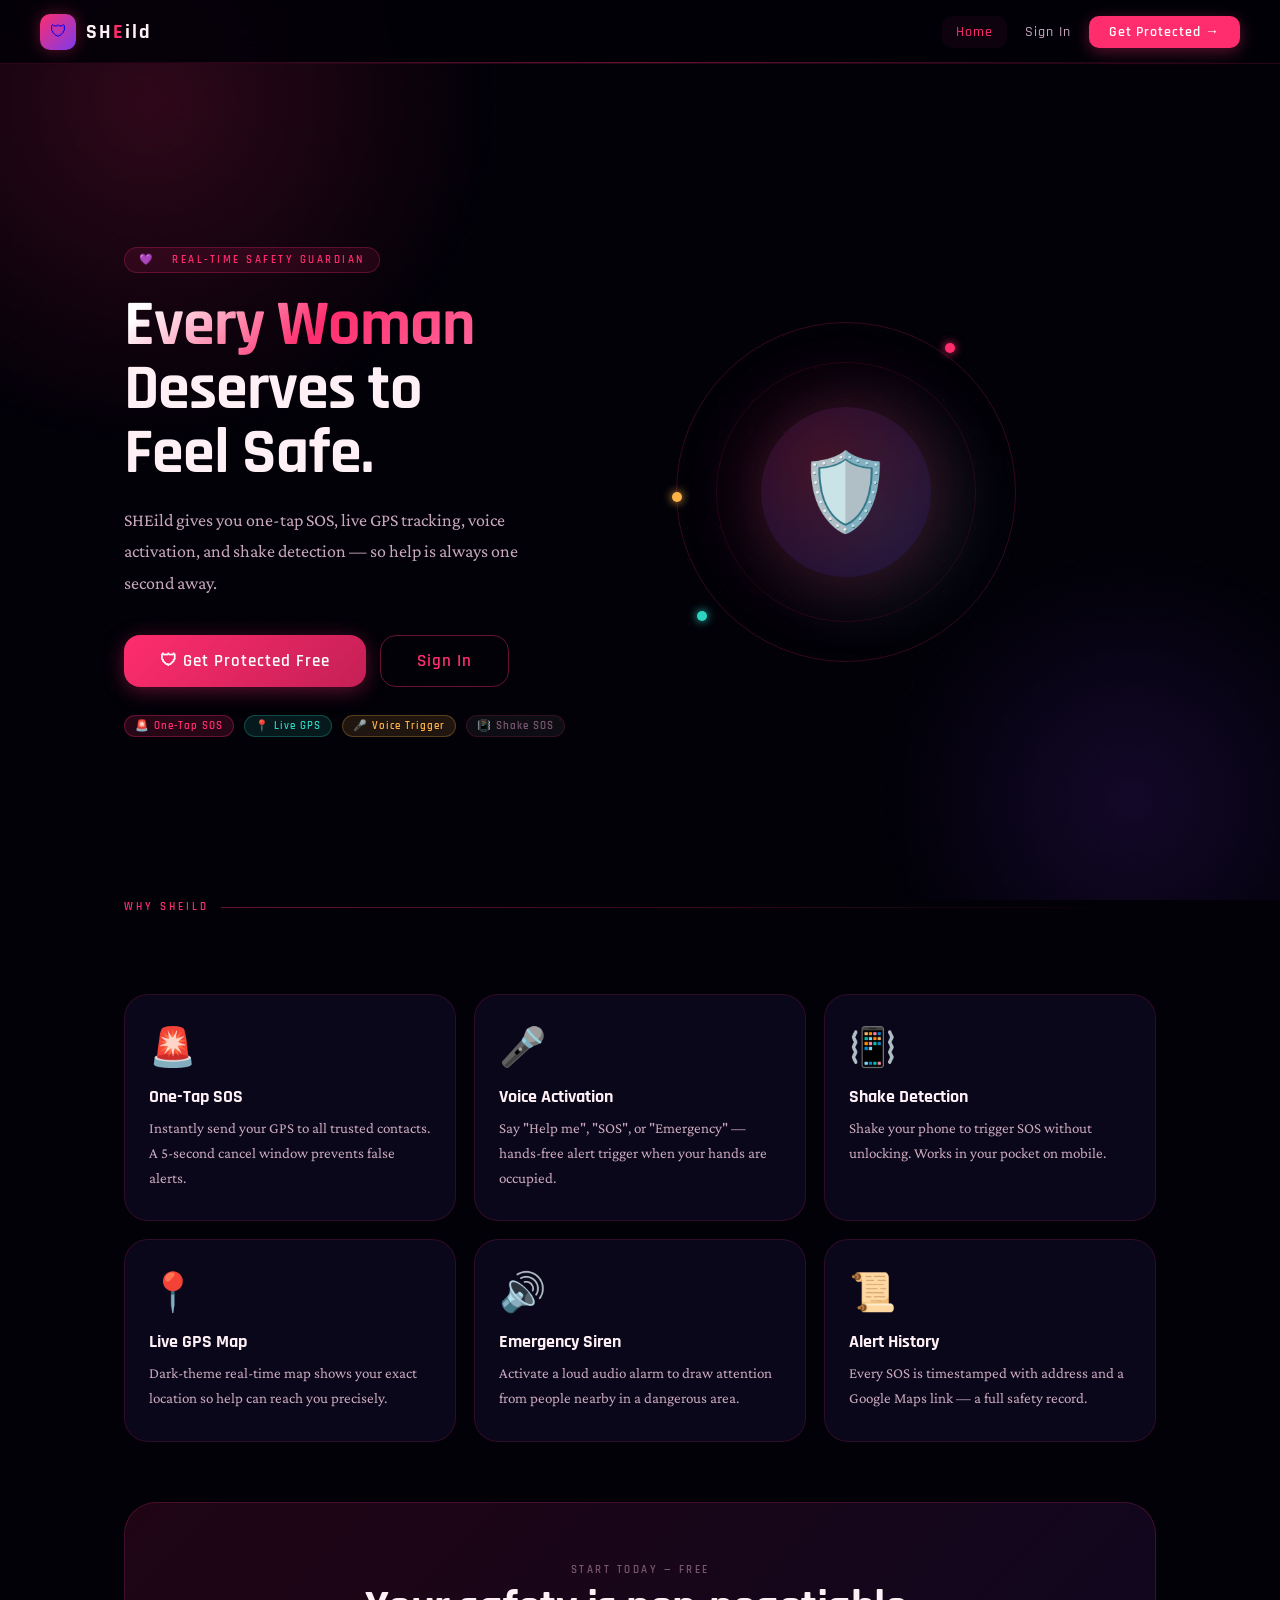
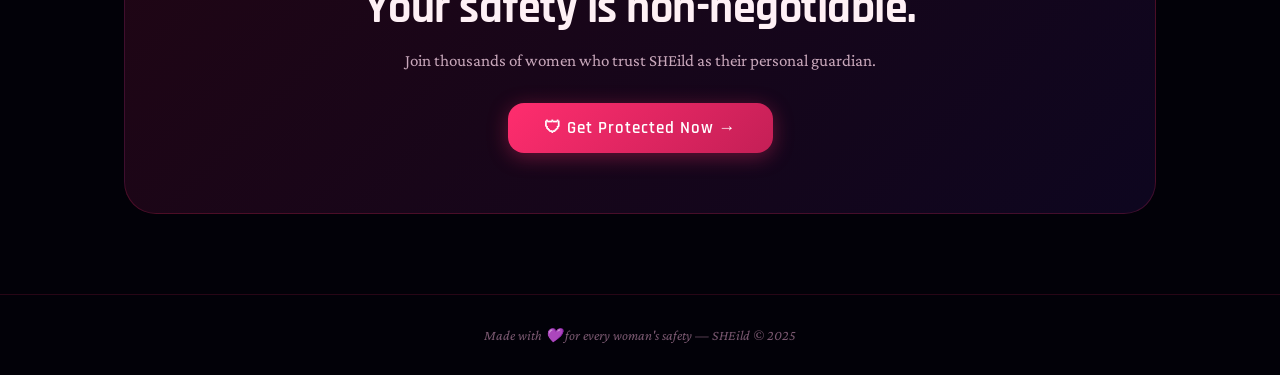
<file: frontend/index.html>
<!DOCTYPE html>
<html lang="en">
<head>
  <meta charset="UTF-8"/>
  <meta name="viewport" content="width=device-width,initial-scale=1.0"/>
  <title>SHEild — Women Safety Alert System</title>
  <link rel="stylesheet" href="style.css"/>
  <style>
    .hero {
      min-height: calc(100vh - 64px);
      display: flex; align-items: center;
      padding: 80px 0 60px;
    }
    .hero-grid {
      display: grid; grid-template-columns: 1fr 1fr;
      gap: 60px; align-items: center;
    }
    .hero-eyebrow {
      display: inline-flex; align-items: center; gap: 8px;
      padding: 5px 14px; border-radius: 100px;
      background: rgba(255,45,110,0.1); border: 1px solid rgba(255,45,110,0.25);
      font-family:'Rajdhani',sans-serif; font-size:11px; font-weight:600;
      letter-spacing:2.5px; text-transform:uppercase; color:var(--rose);
      margin-bottom: 20px;
    }
    .hero-title {
      font-family:'Rajdhani',sans-serif; font-weight:700;
      font-size: clamp(36px, 5vw, 68px);
      line-height: 1.0; letter-spacing: -1px; margin-bottom: 20px;
    }
    .hero-desc { font-size:18px; line-height:1.75; color:var(--text-soft); margin-bottom:36px; max-width:440px; }
    .hero-btns { display:flex; gap:14px; flex-wrap:wrap; }
    .badge-row { display:flex; gap:10px; flex-wrap:wrap; margin-top:28px; }
    /* Animated visual */
    .hero-visual { display:flex; align-items:center; justify-content:center; }
    .hero-circle {
      width:340px; height:340px; border-radius:50%;
      border:1px solid rgba(255,45,110,0.2);
      display:flex; align-items:center; justify-content:center;
      position:relative; animation:slowSpin 30s linear infinite;
    }
    @keyframes slowSpin { to{transform:rotate(360deg)} }
    .hero-circle-inner {
      width:260px; height:260px; border-radius:50%;
      border:1px solid rgba(255,45,110,0.12);
      display:flex; align-items:center; justify-content:center;
      animation:slowSpin 20s linear infinite reverse;
    }
    .hero-shield {
      width:170px; height:170px; border-radius:50%;
      background:radial-gradient(circle at 40% 35%, rgba(255,45,110,0.25), rgba(124,58,237,0.2));
      display:flex; align-items:center; justify-content:center; font-size:76px;
      box-shadow:0 0 80px rgba(255,45,110,0.3);
      animation:shieldPulse 3s ease-in-out infinite;
    }
    @keyframes shieldPulse { 0%,100%{transform:scale(1)} 50%{transform:scale(1.06)} }
    .orbit-dot { position:absolute; width:10px; height:10px; border-radius:50%; }
    .od-1{background:var(--rose);box-shadow:0 0 10px var(--rose);top:20px;right:60px}
    .od-2{background:var(--teal);box-shadow:0 0 10px var(--teal);bottom:40px;left:20px}
    .od-3{background:var(--amber);box-shadow:0 0 10px var(--amber);top:50%;left:-5px}
    /* Features */
    .feat-grid { display:grid; grid-template-columns:repeat(3,1fr); gap:18px; padding:60px 0; }
    .feat-card {
      padding:30px 24px; background:var(--card); border:1px solid var(--border);
      border-radius:var(--r-lg); backdrop-filter:blur(16px); transition:all 0.35s;
      position:relative; overflow:hidden;
    }
    .feat-card::before { content:''; position:absolute; top:0; left:0; right:0; height:2px; background:linear-gradient(90deg,transparent,var(--rose),transparent); opacity:0; transition:opacity 0.3s; }
    .feat-card:hover { border-color:var(--border-hi); transform:translateY(-5px); box-shadow:0 20px 60px rgba(255,45,110,0.12); }
    .feat-card:hover::before { opacity:1; }
    .feat-icon { font-size:38px; margin-bottom:16px; display:block; }
    .feat-title { font-family:'Rajdhani',sans-serif; font-size:18px; font-weight:700; margin-bottom:8px; }
    .feat-desc { font-size:15px; color:var(--text-soft); line-height:1.65; }
    /* CTA Band */
    .cta-band {
      background:linear-gradient(135deg,rgba(255,45,110,0.12),rgba(124,58,237,0.1));
      border:1px solid rgba(255,45,110,0.2); border-radius:var(--r-xl);
      padding:60px 40px; text-align:center; margin-bottom:80px; position:relative; overflow:hidden;
    }
    .cta-band::before { content:''; position:absolute; top:-2px; left:20%; right:20%; height:2px; background:linear-gradient(90deg,transparent,var(--rose),transparent); }
    .footer { border-top:1px solid var(--border); padding:32px 0; text-align:center; font-size:14px; color:var(--text-muted); font-style:italic; }
    @media(max-width:768px) {
      .hero-grid{grid-template-columns:1fr;text-align:center;gap:40px}
      .hero-desc{max-width:100%} .hero-btns{justify-content:center}
      .badge-row{justify-content:center}
      .hero-visual{order:-1}
      .hero-circle{width:240px;height:240px} .hero-circle-inner{width:180px;height:180px}
      .hero-shield{width:120px;height:120px;font-size:56px}
      .feat-grid{grid-template-columns:1fr} .cta-band{padding:40px 20px}
    }
  </style>
</head>
<body>
<div class="ambient"><div class="amb-1"></div><div class="amb-2"></div><div class="amb-3"></div></div>

<nav class="navbar">
  <a class="nav-brand" href="index.html">
    <div class="nav-brand-icon">🛡</div>
    <div class="nav-brand-text">SH<span>E</span>ild</div>
  </a>
  <div class="nav-links" id="navLinks">
    <a class="nav-link active" href="index.html">Home</a>
    <a class="nav-link" href="login.html">Sign In</a>
    <a class="nav-btn" href="register.html">Get Protected →</a>
  </div>
  <div class="nav-toggle" id="navToggle"><span></span><span></span><span></span></div>
</nav>

<div class="page-wrap">
  <div class="container">

    <!-- HERO -->
    <section class="hero">
      <div class="hero-grid">
        <div>
          <div class="hero-eyebrow anim-up">💜 &nbsp; Real-Time Safety Guardian</div>
          <h1 class="hero-title anim-up d1">
            <span class="gradient-text">Every Woman</span><br/>
            Deserves to<br/>Feel Safe.
          </h1>
          <p class="hero-desc anim-up d2">
            SHEild gives you one-tap SOS, live GPS tracking, voice activation,
            and shake detection — so help is always one second away.
          </p>
          <div class="hero-btns anim-up d3">
            <a href="register.html" class="btn btn-rose btn-lg">🛡 Get Protected Free</a>
            <a href="login.html" class="btn btn-outline btn-lg">Sign In</a>
          </div>
          <div class="badge-row anim-up d4">
            <span class="badge badge-rose">🚨 One-Tap SOS</span>
            <span class="badge badge-teal">📍 Live GPS</span>
            <span class="badge badge-amber">🎤 Voice Trigger</span>
            <span class="badge badge-dim">📳 Shake SOS</span>
          </div>
        </div>
        <div class="hero-visual anim-scale d2">
          <div class="hero-circle">
            <div class="orbit-dot od-1"></div>
            <div class="orbit-dot od-2"></div>
            <div class="orbit-dot od-3"></div>
            <div class="hero-circle-inner">
              <div class="hero-shield">🛡️</div>
            </div>
          </div>
        </div>
      </div>
    </section>

    <!-- FEATURES -->
    <div class="section-head">
      <span class="section-head-label">Why SHEild</span>
      <div class="section-head-line"></div>
    </div>
    <div class="feat-grid">
      <div class="feat-card anim-up">
        <span class="feat-icon">🚨</span>
        <div class="feat-title">One-Tap SOS</div>
        <div class="feat-desc">Instantly send your GPS to all trusted contacts. A 5-second cancel window prevents false alerts.</div>
      </div>
      <div class="feat-card anim-up d1">
        <span class="feat-icon">🎤</span>
        <div class="feat-title">Voice Activation</div>
        <div class="feat-desc">Say "Help me", "SOS", or "Emergency" — hands-free alert trigger when your hands are occupied.</div>
      </div>
      <div class="feat-card anim-up d2">
        <span class="feat-icon">📳</span>
        <div class="feat-title">Shake Detection</div>
        <div class="feat-desc">Shake your phone to trigger SOS without unlocking. Works in your pocket on mobile.</div>
      </div>
      <div class="feat-card anim-up d3">
        <span class="feat-icon">📍</span>
        <div class="feat-title">Live GPS Map</div>
        <div class="feat-desc">Dark-theme real-time map shows your exact location so help can reach you precisely.</div>
      </div>
      <div class="feat-card anim-up d4">
        <span class="feat-icon">🔊</span>
        <div class="feat-title">Emergency Siren</div>
        <div class="feat-desc">Activate a loud audio alarm to draw attention from people nearby in a dangerous area.</div>
      </div>
      <div class="feat-card anim-up d5">
        <span class="feat-icon">📜</span>
        <div class="feat-title">Alert History</div>
        <div class="feat-desc">Every SOS is timestamped with address and a Google Maps link — a full safety record.</div>
      </div>
    </div>

    <!-- CTA -->
    <div class="cta-band anim-up">
      <div class="label mb-8">Start Today — Free</div>
      <h2 class="display-title" style="font-size:clamp(26px,4vw,46px);margin-bottom:14px;">
        Your safety is non-negotiable.
      </h2>
      <p style="color:var(--text-soft);font-size:17px;max-width:480px;margin:0 auto 28px;line-height:1.65;">
        Join thousands of women who trust SHEild as their personal guardian.
      </p>
      <a href="register.html" class="btn btn-rose btn-lg">🛡 Get Protected Now →</a>
    </div>
  </div>

  <footer class="footer">
    <div class="container">Made with 💜 for every woman's safety — SHEild © 2025</div>
  </footer>
</div>

<script src="script.js"></script>
</body>
</html>
</file>
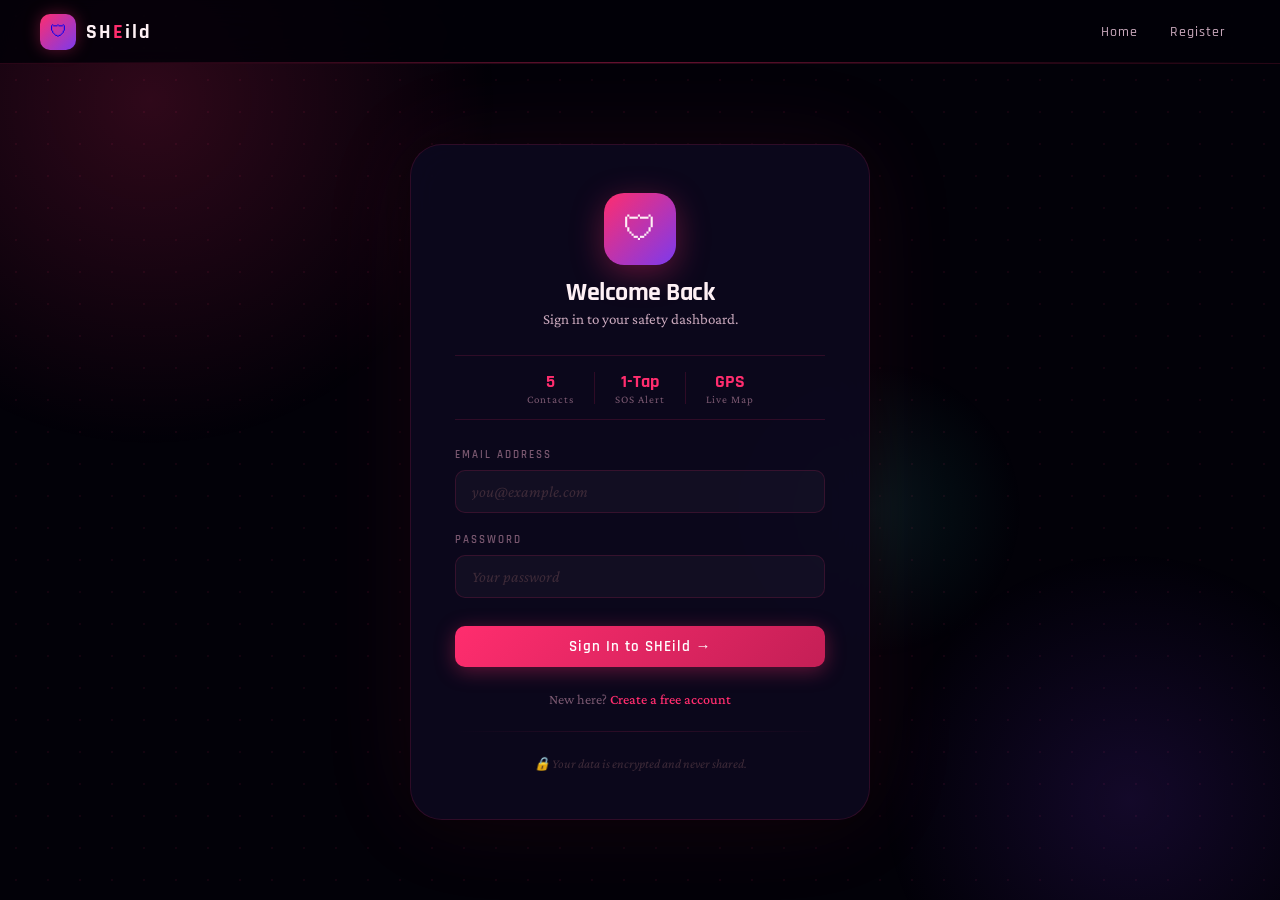
<file: frontend/dashboard.html>
<!DOCTYPE html>
<html lang="en">
<head>
  <meta charset="UTF-8"/>
  <meta name="viewport" content="width=device-width,initial-scale=1.0"/>
  <title>Dashboard — SHEild</title>
  <link rel="stylesheet" href="style.css"/>
  <style>
    .dash-wrap { display:grid; grid-template-columns:270px 1fr; gap:24px; padding:28px 0 60px; }
    .sidebar { position:sticky; top:88px; height:fit-content; }
    .user-card { background:var(--card); border:1px solid var(--border); border-radius:var(--r-lg); padding:28px 20px; text-align:center; margin-bottom:16px; }
    .user-avatar { width:68px; height:68px; border-radius:50%; background:linear-gradient(135deg,var(--rose),var(--violet)); display:flex; align-items:center; justify-content:center; font-size:26px; font-family:'Rajdhani',sans-serif; font-weight:700; margin:0 auto 12px; box-shadow:0 0 28px var(--rose-glow); }
    .user-name  { font-family:'Rajdhani',sans-serif; font-size:20px; font-weight:700; margin-bottom:4px; }
    .user-email { font-size:13px; color:var(--text-muted); margin-bottom:14px; word-break:break-all; }
    .user-status { display:inline-flex; align-items:center; gap:6px; padding:4px 12px; border-radius:100px; background:rgba(45,212,191,0.1); border:1px solid rgba(45,212,191,0.25); font-family:'Rajdhani',sans-serif; font-size:11px; font-weight:600; letter-spacing:1.5px; color:var(--teal); }
    .status-dot { width:6px; height:6px; border-radius:50%; background:var(--teal); animation:voicePulse 1.5s infinite; }
    .snav { background:var(--card); border:1px solid var(--border); border-radius:var(--r-lg); overflow:hidden; }
    .snav-item { display:flex; align-items:center; gap:12px; padding:13px 18px; font-family:'Rajdhani',sans-serif; font-size:14px; font-weight:500; letter-spacing:0.5px; color:var(--text-soft); text-decoration:none; border-bottom:1px solid var(--border); transition:all 0.2s; cursor:pointer; }
    .snav-item:last-child { border-bottom:none; }
    .snav-item:hover  { background:var(--glass); color:var(--text); }
    .snav-item.active { color:var(--rose); background:rgba(255,45,110,0.07); }
    .sec { display:none; }
    .sec.show { display:block; }
    .sos-card { background:var(--card); border:1px solid rgba(220,38,38,0.25); border-radius:var(--r-xl); padding:32px; margin-bottom:24px; text-align:center; position:relative; overflow:hidden; }
    .sos-card::before { content:''; position:absolute; top:-2px; left:15%; right:15%; height:2px; background:linear-gradient(90deg,transparent,#dc2626,transparent); }
    .sos-btn.sending {
      background: radial-gradient(circle at 38% 32%,#ff9900,#e65c00 42%,#7a2e00 85%);
      box-shadow: 0 0 0 4px rgba(230,92,0,0.25),0 0 60px rgba(230,92,0,0.55);
      animation: sosPulse 0.6s ease-in-out infinite alternate;
    }
    @keyframes sosPulse {
      from { transform: scale(1); }
      to   { transform: scale(1.04); }
    }
    /* AI Voice Box */
    .voice-ai-box {
      background: linear-gradient(135deg,rgba(124,58,237,0.15),rgba(255,45,110,0.1));
      border: 1px solid rgba(124,58,237,0.35);
      border-radius: var(--r-md);
      padding: 16px 20px; margin-top: 16px;
      display: none;
    }
    .voice-ai-box.show { display: block; }
    .voice-ai-title {
      font-family: 'Rajdhani', sans-serif; font-size: 13px;
      font-weight: 700; letter-spacing: 2px; text-transform: uppercase;
      color: #a78bfa; margin-bottom: 10px;
      display: flex; align-items: center; gap: 8px;
    }
    .voice-ai-text {
      font-size: 13px; color: var(--text-soft);
      line-height: 1.8; font-style: italic;
    }
    .voice-wave {
      display: flex; align-items: center;
      justify-content: center; gap: 4px; margin: 10px 0;
    }
    .voice-wave span {
      display: block; width: 4px; border-radius: 4px;
      background: #a78bfa;
      animation: waveBar 0.9s ease-in-out infinite;
    }
    .voice-wave span:nth-child(1){ height:8px;  animation-delay:0s }
    .voice-wave span:nth-child(2){ height:20px; animation-delay:0.1s }
    .voice-wave span:nth-child(3){ height:30px; animation-delay:0.2s }
    .voice-wave span:nth-child(4){ height:18px; animation-delay:0.3s }
    .voice-wave span:nth-child(5){ height:34px; animation-delay:0.15s }
    .voice-wave span:nth-child(6){ height:22px; animation-delay:0.25s }
    .voice-wave span:nth-child(7){ height:12px; animation-delay:0.05s }
    @keyframes waveBar {
      0%,100%{ transform:scaleY(0.3); opacity:0.4 }
      50%{ transform:scaleY(1); opacity:1 }
    }
    .voice-wave.paused span { animation-play-state:paused; opacity:0.3; }
    @media(max-width:900px){
      .dash-wrap { grid-template-columns:1fr; }
      .sidebar { position:static; }
    }
  </style>
</head>
<body>
<div class="ambient"><div class="amb-1"></div><div class="amb-2"></div><div class="amb-3"></div></div>
<div class="siren-flash" id="sirenFlash"></div>

<nav class="navbar">
  <a class="nav-brand" href="index.html">
    <div class="nav-brand-icon">🛡</div>
    <div class="nav-brand-text">SH<span>E</span>ild</div>
  </a>
  <div class="nav-links" id="navLinks">
    <a class="nav-link active" href="dashboard.html">Dashboard</a>
    <a class="nav-link" href="sos.html">SOS</a>
    <a class="nav-link" href="history.html">History</a>
    <button class="nav-btn" onclick="doLogout()">Logout</button>
  </div>
  <div class="nav-toggle" id="navToggle"><span></span><span></span><span></span></div>
</nav>

<div class="page-wrap">
  <div class="container">
    <div class="dash-wrap">

      <!-- SIDEBAR -->
      <aside class="sidebar">
        <div class="user-card anim-up">
          <div class="user-avatar" id="uAvatar">?</div>
          <div class="user-name"  id="uName">Loading...</div>
          <div class="user-email" id="uEmail"></div>
          <div class="user-status"><div class="status-dot"></div>PROTECTED</div>
        </div>
        <nav class="snav anim-up d1">
          <div class="snav-item active" onclick="showSec('home',this)">🏠 Overview</div>
          <a class="snav-item" href="sos.html">🚨 Emergency SOS</a>
          <a class="snav-item" href="history.html">📜 Alert History</a>
          <div class="snav-item" onclick="showSec('contacts',this)">👥 My Contacts</div>
          <div class="snav-item" style="color:var(--rose);" onclick="doLogout()">🚪 Sign Out</div>
        </nav>
      </aside>

      <!-- MAIN -->
      <main>

        <!-- HOME -->
        <div class="sec show" id="sec-home">

          <div class="anim-up" style="margin-bottom:24px;">
            <div class="label mb-8">Good day,</div>
            <h2 class="display-title" style="font-size:30px;" id="dashGreet">—</h2>
            <p style="color:var(--text-soft);font-size:15px;margin-top:5px;">
              Your safety system is active and monitoring.
            </p>
          </div>

          <!-- Stats -->
          <div class="stat-grid anim-up d1">
            <div class="stat-card">
              <div class="stat-emoji">🚨</div>
              <div class="stat-num" id="sAlerts">—</div>
              <div class="stat-name">Total Alerts</div>
            </div>
            <div class="stat-card">
              <div class="stat-emoji">👥</div>
              <div class="stat-num" id="sContacts">—</div>
              <div class="stat-name">Contacts</div>
            </div>
            <div class="stat-card">
              <div class="stat-emoji">🛡️</div>
              <div class="stat-num" style="font-size:16px;letter-spacing:1px;">READY</div>
              <div class="stat-name">System Status</div>
            </div>
          </div>

          <!-- SOS Button — fires directly, no page change -->
          <div class="sos-card anim-up d2">
            <div class="label mb-8">Emergency SOS</div>
            <p style="color:var(--text-soft);font-size:14px;margin-bottom:4px;">
              Press once — AI voice + alert fires instantly. No page change.
            </p>
            <div class="sos-arena">
              <div class="sos-wrap">
                <div class="sos-ring sos-ring-a"></div>
                <div class="sos-ring sos-ring-b"></div>
                <div class="sos-ring sos-ring-c"></div>
                <button class="sos-btn" id="dashSosBtn" onclick="dashTriggerSOS()">
                  <span class="sos-label" id="dashSosLabel">SOS</span>
                  <span class="sos-sub"   id="dashSosSub">TAP TO ALERT</span>
                </button>
              </div>
            </div>

            <!-- AI Voice Box -->
            <div class="voice-ai-box" id="dashVoiceBox">
              <div class="voice-ai-title">
                <span>🤖</span> AI Voice Broadcasting
              </div>
              <div class="voice-wave" id="dashVoiceWave">
                <span></span><span></span><span></span><span></span>
                <span></span><span></span><span></span>
              </div>
              <div class="voice-ai-text" id="dashVoiceText">
                Generating emergency message...
              </div>
            </div>

          </div>

          <!-- Recent Alerts -->
          <div class="anim-up d3">
            <div class="fbet mb-16">
              <div class="section-head" style="margin-bottom:0;flex:1;">
                <span class="section-head-label">Recent Alerts</span>
                <div class="section-head-line"></div>
              </div>
              <a href="history.html" class="btn btn-ghost btn-sm"
                 style="margin-left:16px;">View All</a>
            </div>
            <div id="recentList"></div>
          </div>

        </div>

        <!-- CONTACTS -->
        <div class="sec" id="sec-contacts">
          <div class="anim-up" style="margin-bottom:24px;">
            <div class="label mb-8">Emergency Contacts</div>
            <h2 class="display-title" style="font-size:28px;">Your Safety Network</h2>
            <p style="color:var(--text-soft);font-size:15px;margin-top:6px;">
              These people are alerted every time you send SOS.
            </p>
          </div>
          <div class="card p-32 anim-up d1">
            <div class="form-row">
              <div class="form-group">
                <label class="form-label">Contact 1</label>
                <input id="ec1" class="form-input" type="tel" placeholder="+91 98765 43210"/>
              </div>
              <div class="form-group">
                <label class="form-label">Contact 2</label>
                <input id="ec2" class="form-input" type="tel" placeholder="+91 98765 43211"/>
              </div>
            </div>
            <div class="form-row">
              <div class="form-group">
                <label class="form-label">Contact 3</label>
                <input id="ec3" class="form-input" type="tel" placeholder="+91 98765 43212"/>
              </div>
              <div class="form-group">
                <label class="form-label">Contact 4</label>
                <input id="ec4" class="form-input" type="tel" placeholder="+91 98765 43213"/>
              </div>
            </div>
            <div class="form-group">
              <label class="form-label">Contact 5</label>
              <input id="ec5" class="form-input" type="tel" placeholder="+91 98765 43214"/>
            </div>
            <button class="btn btn-rose mt-16" onclick="saveContacts()">
              💾 Save Contacts
            </button>
          </div>
        </div>

      </main>
    </div>
  </div>
</div>

<div class="toast-wrap" id="toastWrap"></div>
<script src="script.js"></script>
<script>
requireAuth();
const user = getUser();
document.getElementById('uName').textContent     = user.name;
document.getElementById('uEmail').textContent    = user.email;
document.getElementById('dashGreet').textContent = user.name + ' 💜';
const initials = user.name.split(' ').map(w=>w[0]).join('').slice(0,2).toUpperCase();
document.getElementById('uAvatar').textContent   = initials || '👤';
const contacts = [1,2,3,4,5].map(i=>user['contact'+i]).filter(Boolean);
document.getElementById('sContacts').textContent = contacts.length;

(async () => {
  try {
    const r = await apiGet('/alerts/' + user.id);
    document.getElementById('sAlerts').textContent = r.alerts.length;
    const el = document.getElementById('recentList');
    el.innerHTML = r.alerts.length === 0
      ? '<div class="empty"><div class="empty-icon">🛡️</div><div class="empty-text">No alerts yet — you are safe!</div></div>'
      : r.alerts.slice(0,3).map(alertCard).join('');
  } catch {}
})();

function showSec(name, el) {
  document.querySelectorAll('.sec').forEach(s => s.classList.remove('show'));
  document.getElementById('sec-' + name).classList.add('show');
  document.querySelectorAll('.snav-item').forEach(s => s.classList.remove('active'));
  el.classList.add('active');
  if (name === 'contacts') {
    [1,2,3,4,5].forEach(i => {
      const e = document.getElementById('ec' + i);
      if (e) e.value = user['contact' + i] || '';
    });
  }
}

async function saveContacts() {
  const data = {
    contact1: fv('ec1'), contact2: fv('ec2'), contact3: fv('ec3'),
    contact4: fv('ec4'), contact5: fv('ec5')
  };
  try {
    const res = await apiPut('/user/' + user.id + '/contacts', data);
    saveUser(res.user); Object.assign(user, res.user);
    toast('Contacts saved ✓', 'success');
  } catch(e) { toast(e.message || 'Failed', 'error'); }
}

// ── SPEAK HELPER ──
function speakNow(text, lang, rate, onDone) {
  if (!window.speechSynthesis) { if(onDone) onDone(); return; }
  window.speechSynthesis.cancel();
  const msg   = new SpeechSynthesisUtterance(text);
  msg.lang    = lang;
  msg.rate    = rate  || 0.88;
  msg.pitch   = 1.05;
  msg.volume  = 1.0;
  msg.onend   = onDone || null;
  msg.onerror = onDone || null;
  window.speechSynthesis.speak(msg);
}

// ── DASHBOARD SOS — fires directly, no page change ──
let dasBusy = false;

async function dashTriggerSOS() {
  if (dasBusy) return;
  dasBusy = true;

  // Button → sending state
  const btn  = document.getElementById('dashSosBtn');
  const lbl  = document.getElementById('dashSosLabel');
  const sub  = document.getElementById('dashSosSub');
  btn.classList.add('sending');
  lbl.textContent = '...';
  sub.textContent = 'SENDING';

  // Show AI voice box
  const box    = document.getElementById('dashVoiceBox');
  const wave   = document.getElementById('dashVoiceWave');
  const textEl = document.getElementById('dashVoiceText');
  box.classList.add('show');
  wave.classList.remove('paused');

  const name = user.name || 'User';

  // English voice immediately
  textEl.innerHTML = `🇬🇧 <strong style="color:#7dd3fc">English:</strong><br/>
    <em>"Emergency! ${name} needs help. Please call police now!"</em>`;

  speakNow(
    `Emergency! ${name} needs help immediately. Please call the police or come now!`,
    'en-US', 0.85,
    () => {
      // Hindi after English
      textEl.innerHTML += `<br/><br/>🇮🇳 <strong style="color:#fda4af">Hindi:</strong><br/>
        <em>"${name} ko madad chahiye! Police ko bulao!"</em>`;
      speakNow(
        `${name} ko madad chahiye! Woh khatre mein hain. Kripya police ko bulao!`,
        'hi-IN', 0.85,
        () => {
          wave.classList.add('paused');
          textEl.innerHTML += `<br/><br/><span style="color:var(--teal);font-size:12px;font-style:normal;">✅ Voice broadcast complete</span>`;
        }
      );
    }
  );

  // Siren + Flash immediately
  playSiren(8);
  sirenFlash(4000);

  // GPS + Send alert
  getGPS(async pos => {
    const lat     = pos.coords.latitude;
    const lng     = pos.coords.longitude;
    const address = await reverseGeo(lat, lng);
    try {
      const res = await apiPost('/sos', {
        user_id: user.id, latitude: lat,
        longitude: lng,   address:  address
      });
      const n = res.notifications || {};
      let sent = [];
      if (n.sms      > 0) sent.push(`📱 ${n.sms} SMS`);
      if (n.whatsapp > 0) sent.push(`💬 ${n.whatsapp} WhatsApp`);
      if (n.email    > 0) sent.push(`📧 ${n.email} Email`);
      toast(
        sent.length > 0
          ? '🚨 SOS SENT! ' + sent.join(', ')
          : '🚨 SOS saved! Add .env credentials for live notifications.',
        sent.length > 0 ? 'success' : 'warning', 6000
      );
    } catch(e) {
      toast('SOS failed: ' + (e.message || 'Error'), 'error');
    }
  }, () => {
    toast('⚠️ Location unavailable. Voice alert played.', 'warning');
  });

  // Reset button after 6s
  setTimeout(() => {
    btn.classList.remove('sending');
    lbl.textContent = 'SOS';
    sub.textContent = 'TAP TO ALERT';
    dasBusy = false;
  }, 6000);
}

function doLogout() { clearUser(); window.location.href = 'index.html'; }
</script>
</body>
</html>
```

---

## Ab Kya Hoga
```
Dashboard SOS click
      ↓
🤖 AI Voice turant — English phir Hindi
🔊 Siren bajta hai
🔴 Screen flash
🚨 GPS + Alert send
— Koi page change nahi! —
</file>
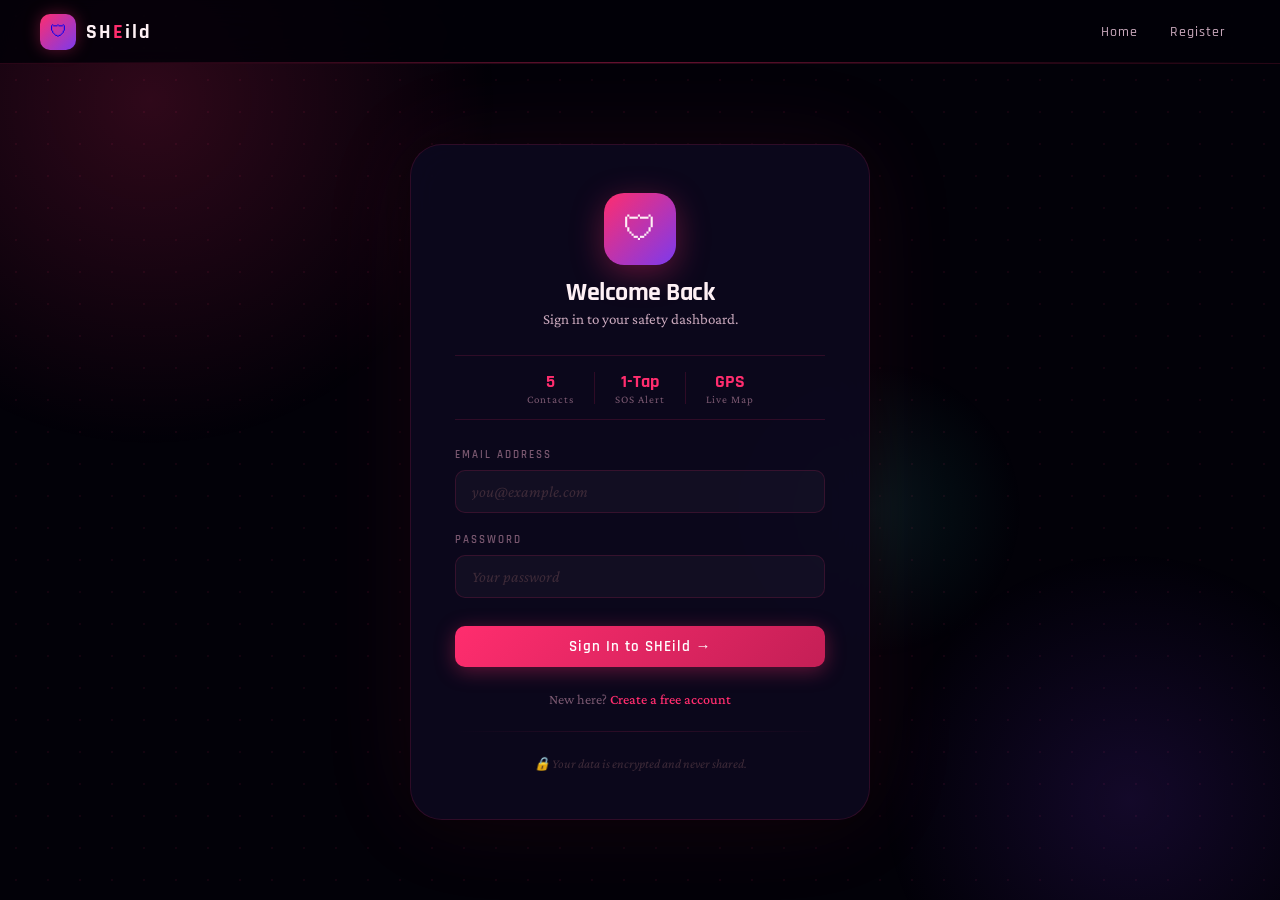
<file: frontend/login.html>
<!DOCTYPE html>
<html lang="en">
<head>
  <meta charset="UTF-8"/>
  <meta name="viewport" content="width=device-width,initial-scale=1.0"/>
  <title>Sign In — SHEild</title>
  <link rel="stylesheet" href="style.css"/>
  <style>
    .login-wrap {
      min-height: calc(100vh - 64px);
      display: flex; align-items: center; justify-content: center;
      padding: 40px 24px;
    }
    .login-card {
      width:100%; max-width:460px;
      background:var(--card); border:1px solid var(--border);
      border-radius:var(--r-xl); padding:48px 44px;
      backdrop-filter:blur(24px);
      box-shadow:0 0 100px rgba(255,45,110,0.08), var(--shadow);
    }
    .login-shield {
      width:72px; height:72px; border-radius:20px;
      background:linear-gradient(135deg,var(--rose),var(--violet));
      display:flex; align-items:center; justify-content:center;
      font-size:34px; margin:0 auto 14px;
      box-shadow:0 8px 32px var(--rose-glow);
    }
    .proof-strip {
      display:flex; align-items:center; justify-content:center; gap:20px;
      padding:14px 0; border-top:1px solid var(--border);
      border-bottom:1px solid var(--border); margin-bottom:28px;
    }
    .proof-item{text-align:center}
    .proof-num{font-family:'Rajdhani',sans-serif;font-weight:700;font-size:18px;color:var(--rose)}
    .proof-lbl{font-size:11px;color:var(--text-muted);letter-spacing:1px}
    .proof-sep{height:32px;width:1px;background:var(--border)}
  </style>
</head>
<body>
<div class="ambient"><div class="amb-1"></div><div class="amb-2"></div><div class="amb-3"></div></div>

<nav class="navbar">
  <a class="nav-brand" href="index.html">
    <div class="nav-brand-icon">🛡</div>
    <div class="nav-brand-text">SH<span>E</span>ild</div>
  </a>
  <div class="nav-links" id="navLinks">
    <a class="nav-link" href="index.html">Home</a>
    <a class="nav-link" href="register.html">Register</a>
  </div>
  <div class="nav-toggle" id="navToggle"><span></span><span></span><span></span></div>
</nav>

<div class="page-wrap">
  <div class="login-wrap">
    <div class="login-card anim-scale">
      <div class="tc" style="margin-bottom:28px;">
        <div class="login-shield">🛡</div>
        <h2 class="display-title" style="font-size:26px;margin-bottom:5px;">Welcome Back</h2>
        <p style="color:var(--text-soft);font-size:15px;">Sign in to your safety dashboard.</p>
      </div>

      <div class="proof-strip">
        <div class="proof-item"><div class="proof-num">5</div><div class="proof-lbl">Contacts</div></div>
        <div class="proof-sep"></div>
        <div class="proof-item"><div class="proof-num">1-Tap</div><div class="proof-lbl">SOS Alert</div></div>
        <div class="proof-sep"></div>
        <div class="proof-item"><div class="proof-num">GPS</div><div class="proof-lbl">Live Map</div></div>
      </div>

      <div class="form-group">
        <label class="form-label">Email Address</label>
        <input id="l-email" class="form-input" type="email" placeholder="you@example.com" autocomplete="email"/>
      </div>
      <div class="form-group">
        <label class="form-label">Password</label>
        <input id="l-pass" class="form-input" type="password" placeholder="Your password" autocomplete="current-password"/>
      </div>

      <button id="l-btn" class="btn btn-rose btn-full mt-8" onclick="doLogin()">
        Sign In to SHEild →
      </button>
      <p class="tc mt-24" style="font-size:14px;color:var(--text-muted);">
        New here? <a class="link" href="register.html">Create a free account</a>
      </p>
      <div class="divider"></div>
      <p class="tc" style="font-size:13px;color:var(--text-dim);font-style:italic;">
        🔒 Your data is encrypted and never shared.
      </p>
    </div>
  </div>
</div>

<div class="toast-wrap" id="toastWrap"></div>
<script src="script.js"></script>
<script>
requireGuest();
async function doLogin() {
  const email = fv('l-email'), pass = fv('l-pass');
  if (!email || !pass) return toast('Enter email and password', 'error');
  const btn = document.getElementById('l-btn');
  btn.innerHTML = '<span class="spinner"></span> Signing in...'; btn.disabled = true;
  try {
    const res = await apiPost('/login', { email, password: pass });
    saveUser(res.user);
    toast('Welcome back, ' + res.user.name + '! 💜', 'success');
    setTimeout(() => window.location.href = 'dashboard.html', 600);
  } catch(e) {
    toast(e.message || 'Login failed', 'error');
    btn.innerHTML = 'Sign In to SHEild →'; btn.disabled = false;
  }
}
['l-email','l-pass'].forEach(id => {
  document.getElementById(id).addEventListener('keydown', e => { if(e.key==='Enter') doLogin(); });
});
</script>
</body>
</html>
</file>
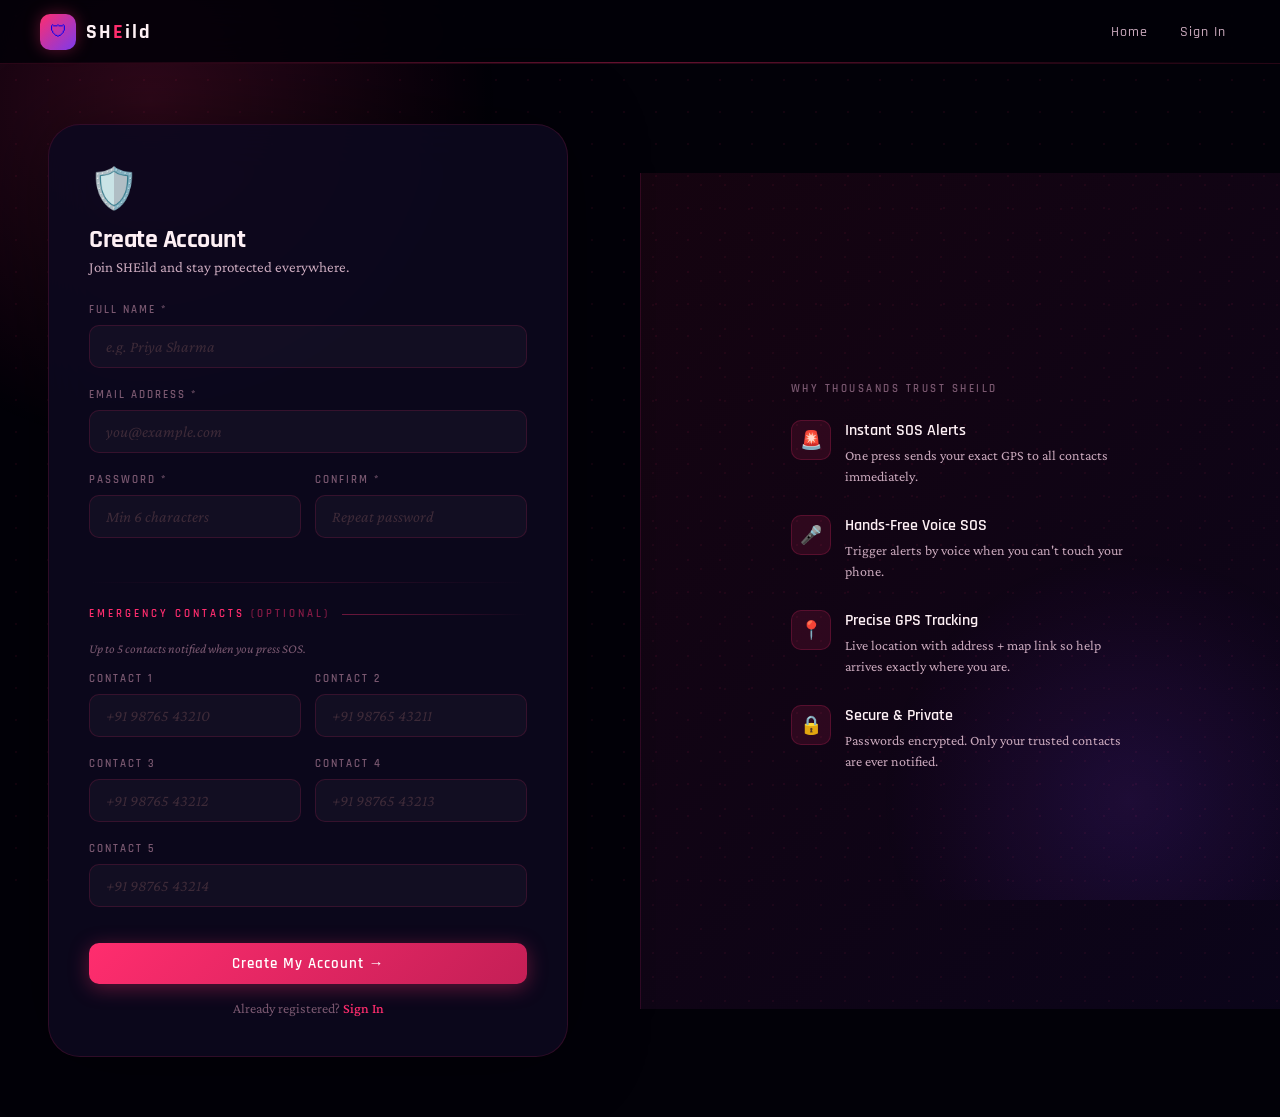
<file: frontend/register.html>
<!DOCTYPE html>
<html lang="en">
<head>
  <meta charset="UTF-8"/>
  <meta name="viewport" content="width=device-width,initial-scale=1.0"/>
  <title>Register — SHEild</title>
  <link rel="stylesheet" href="style.css"/>
  <style>
    .reg-layout {
      min-height: calc(100vh - 64px);
      display: grid; grid-template-columns: 1fr 1fr; align-items: center;
    }
    .reg-left { padding: 60px 48px; display:flex; flex-direction:column; justify-content:center; }
    .reg-card {
      background:var(--card); border:1px solid var(--border);
      border-radius:var(--r-xl); padding:40px; backdrop-filter:blur(24px);
      box-shadow:0 0 80px rgba(0,0,0,0.4); max-width:520px; width:100%;
    }
    .reg-right {
      background:linear-gradient(135deg,rgba(255,45,110,0.08),rgba(124,58,237,0.08));
      border-left:1px solid var(--border);
      min-height:calc(100vh - 64px);
      display:flex; flex-direction:column; align-items:center; justify-content:center;
      padding:48px; position:relative; overflow:hidden;
    }
    .reg-right::before {
      content:''; position:absolute; inset:0;
      background-image:radial-gradient(rgba(255,45,110,0.06) 1px, transparent 1px);
      background-size:24px 24px;
    }
    .perks { position:relative; z-index:1; max-width:340px; }
    .perk { display:flex; align-items:flex-start; gap:14px; margin-bottom:28px; }
    .perk-ico {
      width:40px; height:40px; border-radius:var(--r-sm); flex-shrink:0;
      background:rgba(255,45,110,0.12); border:1px solid rgba(255,45,110,0.2);
      display:flex; align-items:center; justify-content:center; font-size:18px;
    }
    .perk-title { font-family:'Rajdhani',sans-serif; font-size:16px; font-weight:600; margin-bottom:4px; }
    .perk-desc { font-size:14px; color:var(--text-soft); line-height:1.5; }
    @media(max-width:900px) {
      .reg-layout{grid-template-columns:1fr}
      .reg-right{display:none}
      .reg-left{padding:40px 24px}
    }
  </style>
</head>
<body>
<div class="ambient"><div class="amb-1"></div><div class="amb-2"></div></div>

<nav class="navbar">
  <a class="nav-brand" href="index.html">
    <div class="nav-brand-icon">🛡</div>
    <div class="nav-brand-text">SH<span>E</span>ild</div>
  </a>
  <div class="nav-links" id="navLinks">
    <a class="nav-link" href="index.html">Home</a>
    <a class="nav-link" href="login.html">Sign In</a>
  </div>
  <div class="nav-toggle" id="navToggle"><span></span><span></span><span></span></div>
</nav>

<div class="page-wrap">
  <div class="reg-layout">
    <!-- Form Side -->
    <div class="reg-left">
      <div class="reg-card anim-up">
        <div style="font-size:40px;margin-bottom:14px;">🛡️</div>
        <h2 class="display-title" style="font-size:26px;margin-bottom:6px;">Create Account</h2>
        <p style="color:var(--text-soft);font-size:15px;margin-bottom:28px;">Join SHEild and stay protected everywhere.</p>

        <div class="form-group">
          <label class="form-label">Full Name *</label>
          <input id="r-name" class="form-input" type="text" placeholder="e.g. Priya Sharma" autocomplete="name"/>
        </div>
        <div class="form-group">
          <label class="form-label">Email Address *</label>
          <input id="r-email" class="form-input" type="email" placeholder="you@example.com" autocomplete="email"/>
        </div>
        <div class="form-row">
          <div class="form-group">
            <label class="form-label">Password *</label>
            <input id="r-pass" class="form-input" type="password" placeholder="Min 6 characters"/>
          </div>
          <div class="form-group">
            <label class="form-label">Confirm *</label>
            <input id="r-conf" class="form-input" type="password" placeholder="Repeat password"/>
          </div>
        </div>

        <div class="divider"></div>
        <div class="section-head">
          <span class="section-head-label">Emergency Contacts <span style="opacity:0.5">(optional)</span></span>
          <div class="section-head-line"></div>
        </div>
        <p style="font-size:13px;color:var(--text-muted);margin-bottom:16px;font-style:italic;">Up to 5 contacts notified when you press SOS.</p>

        <div class="form-row">
          <div class="form-group"><label class="form-label">Contact 1</label><input id="c1" class="form-input" type="tel" placeholder="+91 98765 43210"/></div>
          <div class="form-group"><label class="form-label">Contact 2</label><input id="c2" class="form-input" type="tel" placeholder="+91 98765 43211"/></div>
        </div>
        <div class="form-row">
          <div class="form-group"><label class="form-label">Contact 3</label><input id="c3" class="form-input" type="tel" placeholder="+91 98765 43212"/></div>
          <div class="form-group"><label class="form-label">Contact 4</label><input id="c4" class="form-input" type="tel" placeholder="+91 98765 43213"/></div>
        </div>
        <div class="form-group"><label class="form-label">Contact 5</label><input id="c5" class="form-input" type="tel" placeholder="+91 98765 43214"/></div>

        <button id="r-btn" class="btn btn-rose btn-full mt-16" onclick="doRegister()">
          Create My Account →
        </button>
        <p class="tc mt-16" style="font-size:14px;color:var(--text-muted);">
          Already registered? <a class="link" href="login.html">Sign In</a>
        </p>
      </div>
    </div>

    <!-- Perks Side -->
    <div class="reg-right">
      <div class="perks">
        <div class="label mb-24">Why thousands trust SHEild</div>
        <div class="perk anim-up d1">
          <div class="perk-ico">🚨</div>
          <div><div class="perk-title">Instant SOS Alerts</div><div class="perk-desc">One press sends your exact GPS to all contacts immediately.</div></div>
        </div>
        <div class="perk anim-up d2">
          <div class="perk-ico">🎤</div>
          <div><div class="perk-title">Hands-Free Voice SOS</div><div class="perk-desc">Trigger alerts by voice when you can't touch your phone.</div></div>
        </div>
        <div class="perk anim-up d3">
          <div class="perk-ico">📍</div>
          <div><div class="perk-title">Precise GPS Tracking</div><div class="perk-desc">Live location with address + map link so help arrives exactly where you are.</div></div>
        </div>
        <div class="perk anim-up d4">
          <div class="perk-ico">🔒</div>
          <div><div class="perk-title">Secure & Private</div><div class="perk-desc">Passwords encrypted. Only your trusted contacts are ever notified.</div></div>
        </div>
      </div>
    </div>
  </div>
</div>

<div class="toast-wrap" id="toastWrap"></div>
<script src="script.js"></script>
<script>
requireGuest();
async function doRegister() {
  const name=fv('r-name'), email=fv('r-email'), pass=fv('r-pass'), conf=fv('r-conf');
  if (!name||!email||!pass) return toast('Fill all required fields','error');
  if (pass!==conf) return toast('Passwords do not match','error');
  if (pass.length<6) return toast('Password must be at least 6 characters','error');
  const btn = document.getElementById('r-btn');
  btn.innerHTML='<span class="spinner"></span> Creating account...'; btn.disabled=true;
  try {
    const res = await apiPost('/register',{
      name,email,password:pass,
      contact1:fv('c1'),contact2:fv('c2'),contact3:fv('c3'),contact4:fv('c4'),contact5:fv('c5')
    });
    saveUser(res.user);
    toast('Welcome, '+res.user.name+'! 💜','success');
    setTimeout(()=>window.location.href='dashboard.html',700);
  } catch(e) {
    toast(e.message||'Registration failed','error');
    btn.innerHTML='Create My Account →'; btn.disabled=false;
  }
}
</script>
</body>
</html>
</file>
<file: frontend/style.css>
@import url('https://fonts.googleapis.com/css2?family=Rajdhani:wght@300;400;500;600;700&family=Crimson+Pro:ital,wght@0,300;0,400;0,600;1,400&family=Share+Tech+Mono&display=swap');

/* ── Variables ── */
:root {
  --void:      #020108;
  --surface:   #0d0820;
  --card:      rgba(13, 8, 30, 0.9);
  --glass:     rgba(220, 38, 127, 0.06);
  --rose:      #ff2d6e;
  --rose-dim:  #c41f56;
  --rose-glow: rgba(255, 45, 110, 0.35);
  --crimson:   #ff6b9d;
  --teal:      #2dd4bf;
  --violet:    #7c3aed;
  --amber:     #ffb347;
  --text:      #fef0f5;
  --text-soft: #c9a8bc;
  --text-muted:#7a5870;
  --text-dim:  #3d2a38;
  --border:    rgba(255, 45, 110, 0.15);
  --border-hi: rgba(255, 45, 110, 0.4);
  --r-sm: 10px; --r-md: 16px; --r-lg: 24px; --r-xl: 32px;
  --shadow:    0 8px 40px rgba(0,0,0,0.6);
  --glow-rose: 0 0 40px rgba(255,45,110,0.4);
  --glow-soft: 0 0 20px rgba(255,45,110,0.2);
}

/* ── Reset ── */
*, *::before, *::after { box-sizing: border-box; margin: 0; padding: 0; }
html { scroll-behavior: smooth; }

body {
  font-family: 'Crimson Pro', Georgia, serif;
  background: var(--void);
  color: var(--text);
  min-height: 100vh;
  overflow-x: hidden;
}

/* Dot Grid */
body::before {
  content: '';
  position: fixed; inset: 0; z-index: 0;
  background-image: radial-gradient(rgba(255,45,110,0.07) 1px, transparent 1px);
  background-size: 32px 32px;
  pointer-events: none;
}

/* ── Ambient Orbs ── */
.ambient { position: fixed; inset: 0; z-index: 0; pointer-events: none; overflow: hidden; }
.amb-1 {
  position: absolute; width: 700px; height: 700px; border-radius: 50%;
  background: radial-gradient(circle, rgba(255,45,110,0.18) 0%, transparent 70%);
  top: -250px; left: -200px;
  animation: drift1 20s ease-in-out infinite alternate;
}
.amb-2 {
  position: absolute; width: 500px; height: 500px; border-radius: 50%;
  background: radial-gradient(circle, rgba(124,58,237,0.15) 0%, transparent 70%);
  bottom: -150px; right: -100px;
  animation: drift2 25s ease-in-out infinite alternate;
}
.amb-3 {
  position: absolute; width: 300px; height: 300px; border-radius: 50%;
  background: radial-gradient(circle, rgba(45,212,191,0.1) 0%, transparent 70%);
  top: 40%; right: 20%;
  animation: drift3 18s ease-in-out infinite alternate;
}
@keyframes drift1 { from{transform:translate(0,0) scale(1)} to{transform:translate(80px,60px) scale(1.2)} }
@keyframes drift2 { from{transform:translate(0,0)} to{transform:translate(-60px,-40px)} }
@keyframes drift3 { from{transform:translate(0,0) scale(0.9)} to{transform:translate(40px,80px) scale(1.1)} }

/* ── Navbar ── */
.navbar {
  position: fixed; top: 0; left: 0; right: 0; z-index: 100;
  height: 64px; display: flex; align-items: center; justify-content: space-between;
  padding: 0 40px;
  background: rgba(2,1,8,0.85); backdrop-filter: blur(24px);
  border-bottom: 1px solid var(--border);
}
.navbar::after {
  content: ''; position: absolute; bottom: 0; left: 0; right: 0; height: 1px;
  background: linear-gradient(90deg, transparent, var(--rose), transparent);
  opacity: 0.4;
}
.nav-brand { display: flex; align-items: center; gap: 10px; text-decoration: none; }
.nav-brand-icon {
  width: 36px; height: 36px; border-radius: 10px;
  background: linear-gradient(135deg, var(--rose), var(--violet));
  display: flex; align-items: center; justify-content: center; font-size: 17px;
  box-shadow: 0 0 16px var(--rose-glow);
}
.nav-brand-text { font-family:'Rajdhani',sans-serif; font-weight:700; font-size:20px; letter-spacing:2px; color:var(--text); }
.nav-brand-text span { color: var(--rose); }
.nav-links { display: flex; align-items: center; gap: 4px; }
.nav-link {
  display: flex; align-items: center; gap: 6px;
  padding: 7px 14px; border-radius: var(--r-sm);
  text-decoration: none; font-family:'Rajdhani',sans-serif;
  font-size: 14px; font-weight: 500; letter-spacing: 1px;
  color: var(--text-soft); transition: all 0.2s;
}
.nav-link:hover, .nav-link.active { color: var(--text); background: var(--glass); }
.nav-link.active { color: var(--rose); }
.nav-btn {
  padding: 7px 20px; background: var(--rose); border-radius: var(--r-sm);
  border: none; cursor: pointer; font-family:'Rajdhani',sans-serif;
  font-weight: 600; font-size: 14px; letter-spacing: 1px; color: #fff;
  text-decoration: none; display: flex; align-items: center; gap: 6px;
  transition: all 0.2s; box-shadow: 0 4px 16px var(--rose-glow);
}
.nav-btn:hover { background: var(--rose-dim); transform: translateY(-1px); }
.nav-toggle { display: none; flex-direction: column; gap: 5px; cursor: pointer; padding: 4px; }
.nav-toggle span { display: block; width: 22px; height: 2px; background: var(--text-soft); border-radius: 2px; transition: all 0.3s; }

/* ── Page Wrapper ── */
.page-wrap { position: relative; z-index: 1; padding-top: 64px; min-height: 100vh; }
.container { max-width: 1080px; margin: 0 auto; padding: 0 24px; }

/* ── Card ── */
.card {
  background: var(--card); border: 1px solid var(--border);
  border-radius: var(--r-lg); backdrop-filter: blur(20px);
  transition: border-color 0.3s, box-shadow 0.3s;
}
.card:hover { border-color: var(--border-hi); }

/* ── Typography ── */
.display-title { font-family:'Rajdhani',sans-serif; font-weight:700; line-height:1.05; letter-spacing:-0.5px; }
.label { font-family:'Rajdhani',sans-serif; font-size:11px; font-weight:600; letter-spacing:2.5px; text-transform:uppercase; color:var(--text-muted); }
.gradient-text {
  background: linear-gradient(135deg, #fff 10%, var(--rose) 55%, var(--crimson));
  -webkit-background-clip: text; -webkit-text-fill-color: transparent; background-clip: text;
}
.mono { font-family:'Share Tech Mono',monospace; }

/* ── Buttons ── */
.btn {
  display: inline-flex; align-items: center; justify-content: center; gap: 8px;
  padding: 11px 24px; border-radius: var(--r-sm); border: none; cursor: pointer;
  font-family:'Rajdhani',sans-serif; font-size:15px; font-weight:600; letter-spacing:1px;
  text-decoration: none; transition: all 0.25s; position: relative; overflow: hidden;
}
.btn::before {
  content: ''; position: absolute; inset: 0;
  background: linear-gradient(rgba(255,255,255,0.12), transparent);
  opacity: 0; transition: opacity 0.2s;
}
.btn:hover::before { opacity: 1; }
.btn-rose { background: linear-gradient(135deg,var(--rose),#c41f56); color:#fff; box-shadow:0 4px 20px var(--rose-glow); }
.btn-rose:hover { box-shadow:0 6px 32px rgba(255,45,110,0.55); transform:translateY(-2px); }
.btn-outline { background:transparent; color:var(--rose); border:1px solid var(--border-hi); }
.btn-outline:hover { background:var(--glass); border-color:var(--rose); }
.btn-ghost { background:rgba(255,255,255,0.04); color:var(--text-soft); border:1px solid var(--border); }
.btn-ghost:hover { background:rgba(255,255,255,0.08); color:var(--text); }
.btn-danger { background:linear-gradient(135deg,#dc2626,#7f1d1d); color:#fff; box-shadow:0 4px 20px rgba(220,38,38,0.4); }
.btn-danger:hover { box-shadow:0 6px 36px rgba(220,38,38,0.65); transform:translateY(-2px); }
.btn-teal { background:linear-gradient(135deg,var(--teal),#0d9488); color:#fff; box-shadow:0 4px 20px rgba(45,212,191,0.3); }
.btn-full { width: 100%; } .btn-sm { padding:7px 16px; font-size:13px; } .btn-lg { padding:14px 36px; font-size:17px; border-radius:var(--r-md); }

/* ── Forms ── */
.form-group { margin-bottom: 20px; }
.form-label { display:block; font-family:'Rajdhani',sans-serif; font-size:11px; font-weight:600; letter-spacing:2px; text-transform:uppercase; color:var(--text-muted); margin-bottom:8px; }
.form-input {
  width: 100%; background: rgba(255,255,255,0.03); border: 1px solid var(--border);
  border-radius: var(--r-sm); padding: 12px 16px; color: var(--text);
  font-family:'Crimson Pro',serif; font-size:16px; outline: none; transition: all 0.25s;
}
.form-input:focus { border-color:var(--rose); background:rgba(255,45,110,0.04); box-shadow:0 0 0 3px rgba(255,45,110,0.12); }
.form-input::placeholder { color:var(--text-dim); font-style:italic; }
.form-row { display:grid; grid-template-columns:1fr 1fr; gap:14px; }

/* ── Section Head ── */
.section-head { display:flex; align-items:center; gap:12px; margin-bottom:20px; }
.section-head-line { flex:1; height:1px; background:linear-gradient(to right, var(--border-hi), transparent); }
.section-head-label { font-family:'Rajdhani',sans-serif; font-size:11px; font-weight:600; letter-spacing:3px; text-transform:uppercase; color:var(--rose); white-space:nowrap; }

/* ── Divider ── */
.divider { height:1px; background:linear-gradient(to right, transparent, var(--border), transparent); margin:24px 0; }

/* ── Badges ── */
.badge { display:inline-flex; align-items:center; gap:5px; padding:3px 10px; border-radius:100px; font-family:'Rajdhani',sans-serif; font-size:11px; font-weight:600; letter-spacing:1px; }
.badge-rose { background:rgba(255,45,110,0.15); color:var(--rose); border:1px solid rgba(255,45,110,0.3); }
.badge-teal { background:rgba(45,212,191,0.12); color:var(--teal); border:1px solid rgba(45,212,191,0.25); }
.badge-amber { background:rgba(255,179,71,0.12); color:var(--amber); border:1px solid rgba(255,179,71,0.25); }
.badge-dim { background:rgba(255,255,255,0.05); color:var(--text-muted); border:1px solid var(--border); }

/* ── Toast ── */
.toast-wrap { position:fixed; top:80px; right:20px; z-index:999; display:flex; flex-direction:column; gap:10px; max-width:340px; width:calc(100% - 40px); }
.toast { display:flex; align-items:flex-start; gap:10px; padding:14px 18px; background:var(--card); border:1px solid var(--border); border-radius:var(--r-md); backdrop-filter:blur(20px); box-shadow:var(--shadow); animation:toastIn 0.35s cubic-bezier(0.34,1.56,0.64,1); font-size:14px; }
.toast.success { border-left:3px solid var(--teal); }
.toast.error { border-left:3px solid var(--rose); }
.toast.warning { border-left:3px solid var(--amber); }
@keyframes toastIn { from{opacity:0;transform:translateX(50px) scale(0.9)} to{opacity:1;transform:translateX(0) scale(1)} }

/* ── Spinner ── */
.spinner { display:inline-block; width:18px; height:18px; border:2px solid rgba(255,45,110,0.2); border-top-color:var(--rose); border-radius:50%; animation:spin 0.7s linear infinite; }
@keyframes spin { to{transform:rotate(360deg)} }

/* ── Stat Cards ── */
.stat-grid { display:grid; grid-template-columns:repeat(auto-fit,minmax(170px,1fr)); gap:14px; }
.stat-card { padding:24px 20px; background:var(--card); border:1px solid var(--border); border-radius:var(--r-md); text-align:center; backdrop-filter:blur(16px); transition:all 0.3s; }
.stat-card:hover { border-color:var(--border-hi); box-shadow:var(--glow-soft); transform:translateY(-3px); }
.stat-emoji { font-size:28px; margin-bottom:10px; }
.stat-num { font-family:'Rajdhani',sans-serif; font-weight:700; font-size:34px; color:var(--rose); text-shadow:0 0 20px rgba(255,45,110,0.4); line-height:1; }
.stat-name { font-family:'Rajdhani',sans-serif; font-size:12px; font-weight:500; letter-spacing:1.5px; color:var(--text-muted); margin-top:6px; text-transform:uppercase; }

/* ── SOS Button ── */
.sos-arena { display:flex; align-items:center; justify-content:center; padding:40px 0; }
.sos-wrap { position:relative; display:flex; align-items:center; justify-content:center; }
.sos-ring { position:absolute; border-radius:50%; border:1.5px solid rgba(220,38,38,0.35); animation:sosRing 2.4s ease-out infinite; }
.sos-ring-a { width:230px; height:230px; animation-delay:0s; }
.sos-ring-b { width:270px; height:270px; animation-delay:0.8s; }
.sos-ring-c { width:310px; height:310px; animation-delay:1.6s; }
@keyframes sosRing { 0%{opacity:0.8;transform:scale(0.88)} 100%{opacity:0;transform:scale(1.1)} }
.sos-btn {
  position:relative; z-index:2; width:200px; height:200px; border-radius:50%;
  background: radial-gradient(circle at 38% 32%, #ff5555, #dc2626 42%, #7f1d1d 85%);
  border:none; cursor:pointer;
  display:flex; flex-direction:column; align-items:center; justify-content:center; gap:4px;
  box-shadow: 0 0 0 4px rgba(220,38,38,0.25), 0 0 60px rgba(220,38,38,0.55),
              inset 0 6px 24px rgba(255,160,160,0.18), inset 0 -4px 16px rgba(0,0,0,0.4);
  transition: all 0.3s cubic-bezier(0.34,1.56,0.64,1);
}
.sos-btn:hover { transform:scale(1.06); box-shadow:0 0 0 6px rgba(220,38,38,0.3),0 0 100px rgba(220,38,38,0.7); }
.sos-btn:active { transform:scale(0.96); }
.sos-label { font-family:'Rajdhani',sans-serif; font-weight:700; font-size:36px; letter-spacing:4px; color:#fff; text-shadow:0 0 20px rgba(255,150,150,0.9); }
.sos-sub { font-family:'Share Tech Mono',monospace; font-size:9px; letter-spacing:2.5px; color:rgba(255,200,200,0.75); text-transform:uppercase; }

/* ── Countdown Overlay ── */
.count-overlay { display:none; position:fixed; inset:0; z-index:9999; background:rgba(0,0,0,0.92); backdrop-filter:blur(16px); flex-direction:column; align-items:center; justify-content:center; gap:20px; }
.count-overlay.show { display:flex; }
.count-num { font-family:'Rajdhani',sans-serif; font-weight:700; font-size:160px; line-height:1; color:#dc2626; text-shadow:0 0 60px rgba(220,38,38,0.9),0 0 120px rgba(220,38,38,0.4); animation:countBeat 1s ease-in-out; }
@keyframes countBeat { 0%,100%{transform:scale(1)} 40%{transform:scale(1.18)} }

/* ── Siren Flash ── */
.siren-flash { display:none; position:fixed; inset:0; z-index:9998; pointer-events:none; background:rgba(220,38,38,0.1); animation:sirenPulse 0.4s ease-in-out infinite alternate; }
.siren-flash.show { display:block; }
@keyframes sirenPulse { from{opacity:0} to{opacity:1} }

/* ── Alert History Item ── */
.alert-item { display:flex; align-items:center; gap:16px; padding:18px 20px; background:var(--card); border:1px solid var(--border); border-left:3px solid #dc2626; border-radius:var(--r-md); margin-bottom:12px; transition:all 0.25s; }
.alert-item:hover { border-color:rgba(220,38,38,0.5); box-shadow:0 4px 24px rgba(220,38,38,0.12); transform:translateX(3px); }
.alert-pulse { width:10px; height:10px; border-radius:50%; background:#dc2626; box-shadow:0 0 10px #dc2626; flex-shrink:0; }
.alert-body { flex:1; min-width:0; }
.alert-time { font-family:'Share Tech Mono',monospace; font-size:11px; color:var(--text-muted); margin-bottom:4px; }
.alert-place { font-size:14px; color:var(--text); margin-bottom:3px; white-space:nowrap; overflow:hidden; text-overflow:ellipsis; }
.alert-coords { font-family:'Share Tech Mono',monospace; font-size:11px; color:var(--text-dim); }
.alert-map-btn { flex-shrink:0; padding:6px 14px; border:1px solid var(--border); border-radius:var(--r-sm); background:transparent; color:var(--rose); font-family:'Rajdhani',sans-serif; font-size:13px; font-weight:600; text-decoration:none; cursor:pointer; transition:all 0.2s; white-space:nowrap; }
.alert-map-btn:hover { background:var(--glass); border-color:var(--rose); }

/* ── Voice Bar ── */
.voice-bar { display:flex; align-items:center; gap:12px; padding:14px 18px; border-radius:var(--r-md); background:rgba(255,255,255,0.02); border:1px solid var(--border); }
.voice-dot { width:9px; height:9px; border-radius:50%; background:var(--text-dim); flex-shrink:0; transition:all 0.3s; }
.voice-dot.on { background:var(--teal); box-shadow:0 0 12px var(--teal); animation:voicePulse 1.2s infinite; }
@keyframes voicePulse { 0%,100%{opacity:1;transform:scale(1)} 50%{opacity:0.5;transform:scale(0.85)} }
.voice-text { font-size:14px; color:var(--text-muted); flex:1; }

/* ── Map ── */
#map,#histMap { height:320px; border-radius:var(--r-md); border:1px solid var(--border); overflow:hidden; margin-top:16px; }
#histMap { height:220px; }

/* ── Location Bar ── */
.loc-bar { display:flex; align-items:center; gap:10px; padding:10px 16px; border-radius:var(--r-sm); background:rgba(255,255,255,0.02); border:1px solid var(--border); font-family:'Share Tech Mono',monospace; font-size:12px; color:var(--text-muted); }

/* ── Empty State ── */
.empty { text-align:center; padding:60px 24px; }
.empty-icon { font-size:52px; opacity:0.3; margin-bottom:14px; }
.empty-text { font-size:15px; color:var(--text-muted); font-style:italic; }

/* ── Animations ── */
@keyframes fadeUp { from{opacity:0;transform:translateY(28px)} to{opacity:1;transform:translateY(0)} }
@keyframes scaleIn { from{opacity:0;transform:scale(0.92)} to{opacity:1;transform:scale(1)} }
.anim-up { animation:fadeUp 0.55s cubic-bezier(0.22,1,0.36,1) both; }
.anim-scale { animation:scaleIn 0.45s cubic-bezier(0.34,1.56,0.64,1) both; }
.d1{animation-delay:0.08s} .d2{animation-delay:0.16s} .d3{animation-delay:0.24s}
.d4{animation-delay:0.32s} .d5{animation-delay:0.40s}

/* ── Utilities ── */
.tc{text-align:center} .link{color:var(--rose);text-decoration:none;font-weight:500}
.link:hover{color:var(--crimson)}
.fbet{display:flex;align-items:center;justify-content:space-between}
.mt-8{margin-top:8px} .mt-16{margin-top:16px} .mt-24{margin-top:24px} .mt-32{margin-top:32px}
.mb-6{margin-bottom:6px} .mb-8{margin-bottom:8px} .mb-16{margin-bottom:16px} .mb-24{margin-bottom:24px}
.p-24{padding:24px} .p-32{padding:32px}

/* ── Responsive ── */
@media(max-width:768px) {
  .navbar{padding:0 20px}
  .nav-links { display:none; flex-direction:column; position:absolute; top:64px; left:0; right:0; background:rgba(2,1,8,0.97); backdrop-filter:blur(20px); border-bottom:1px solid var(--border); padding:16px 20px; gap:8px; }
  .nav-links.open{display:flex}
  .nav-toggle{display:flex}
  .form-row{grid-template-columns:1fr}
  .stat-grid{grid-template-columns:1fr 1fr}
  .sos-btn{width:172px;height:172px} .sos-label{font-size:30px}
  .count-num{font-size:110px}
  .container{padding:0 16px}
}
@media(max-width:480px) {
  .stat-grid{grid-template-columns:1fr 1fr}
}

/* ── Scrollbar ── */
::-webkit-scrollbar{width:5px}
::-webkit-scrollbar-track{background:var(--void)}
::-webkit-scrollbar-thumb{background:rgba(255,45,110,0.25);border-radius:3px}
::-webkit-scrollbar-thumb:hover{background:rgba(255,45,110,0.45)}
</file>
